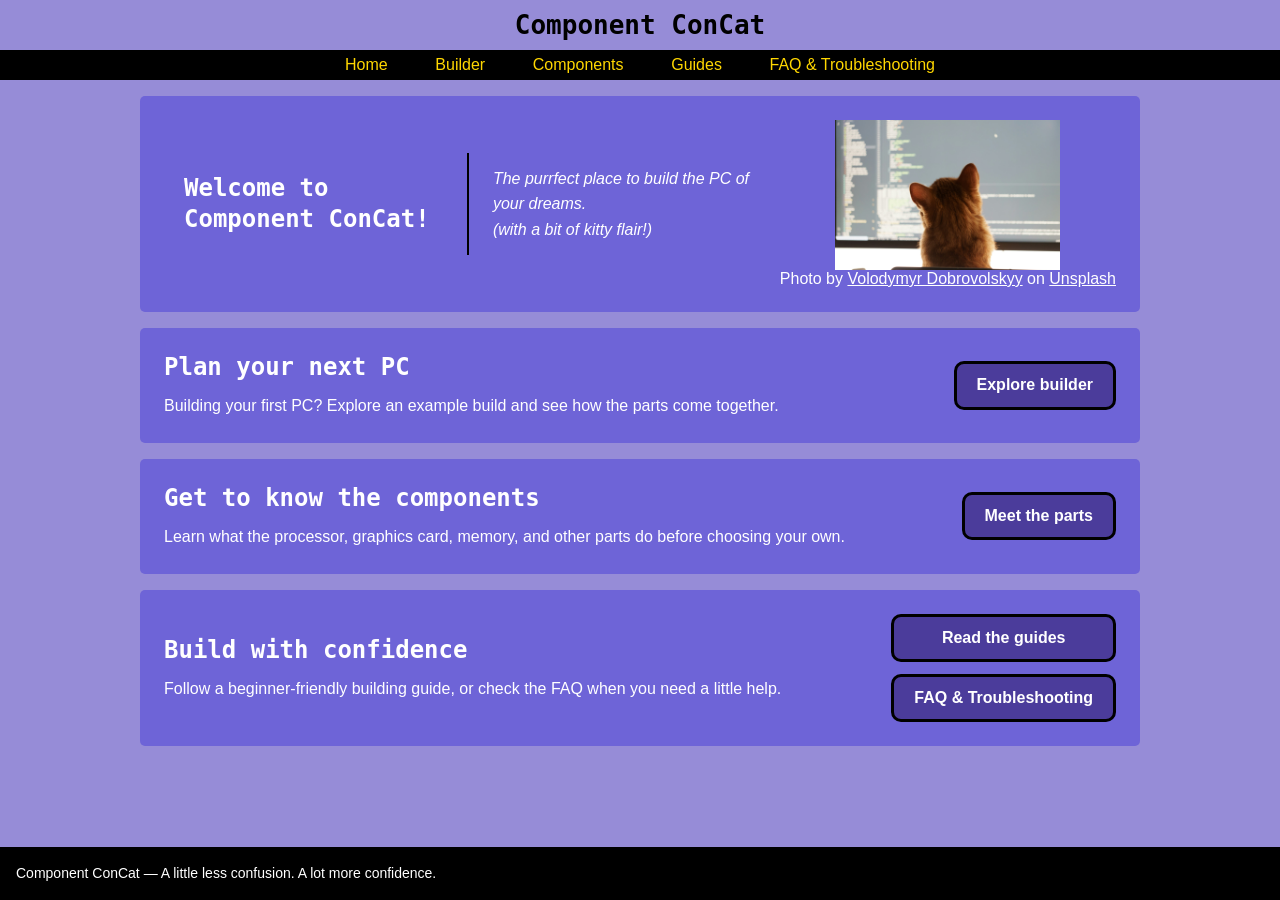
<file: project/index.html>
<!DOCTYPE html>
<html lang="en">
<head>
    <meta charset="UTF-8">
    <meta name="viewport" content="width=device-width, initial-scale=1.0">
    <title>Component ConCat</title>
    <link rel="stylesheet" href="css/univ_style.css">
    <link rel="stylesheet" href="css/index_style.css">
</head>
<body>
    <!-- The same header and navigation are used throughout the site. -->
    <header>
        <h1>Component ConCat</h1>
    </header>
    <nav>
        <ul>
            <li><a href="index.html">Home</a></li>
            <li><a href="builder.html">Builder</a></li>
            <li><a href="components.html">Components</a></li>
            <li><a href="guides.html">Guides</a></li>
            <li><a href="faq_&_troubleshooting.html">FAQ & Troubleshooting</a></li>
        </ul>
    </nav>

    <main>
        <!-- Welcome panel: heading, introduction, and cat illustration. -->
        <section class="panel" id="intro">
            <h2>Welcome to Component ConCat!</h2>
            <p>The purrfect place to build the PC of your dreams. <br>(with a bit of kitty flair!)</p>
            <figure>
                <img src="images/volodymyr-dobrovolskyy-KrYbarbAx5s-unsplash.jpg" alt="Cat in front of a computer monitor" height="150">

                <figcaption>
                    Photo by <a href="https://unsplash.com/@vladimir_d?utm_source=unsplash&utm_medium=referral&utm_content=creditCopyText">Volodymyr Dobrovolskyy</a> on 
                    <a href="https://unsplash.com/photos/a-cat-sitting-in-front-of-a-computer-monitor-KrYbarbAx5s?utm_source=unsplash&utm_medium=referral&utm_content=creditCopyText">Unsplash</a>
                </figcaption>
            </figure>
        </section>
        <!-- Simple introductions link visitors to the rest of the site. -->
        <section class="panel" id="build_expo">
            <div>
                <h2>Plan your next PC</h2>
                <p>Building your first PC? Explore an example build and see how the parts come together.</p>
            </div>
            <a href="builder.html" class="button-link">Explore builder</a>
        </section>

        <section class="panel" id="components_expo">
            <div>
                <h2>Get to know the components</h2>
                <p>Learn what the processor, graphics card, memory, and other parts do before choosing your own.</p>
            </div>
            <a href="components.html" class="button-link">Meet the parts</a>
        </section>

        <section class="panel" id="guides_expo">
            <div>
                <h2>Build with confidence</h2>
                <p>Follow a beginner-friendly building guide, or check the FAQ when you need a little help.</p>
            </div>
            <div class="page-links">
                <a href="guides.html" class="button-link">Read the guides</a>
                <a href="faq_&_troubleshooting.html" class="button-link">FAQ & Troubleshooting</a>
            </div>
        </section>

    </main>
    <!-- The footer follows the page content, including on small screens. -->
    <footer>
        <p>Component ConCat — A little less confusion. A lot more confidence.</p>
    </footer>

</body>
</html>
</file>
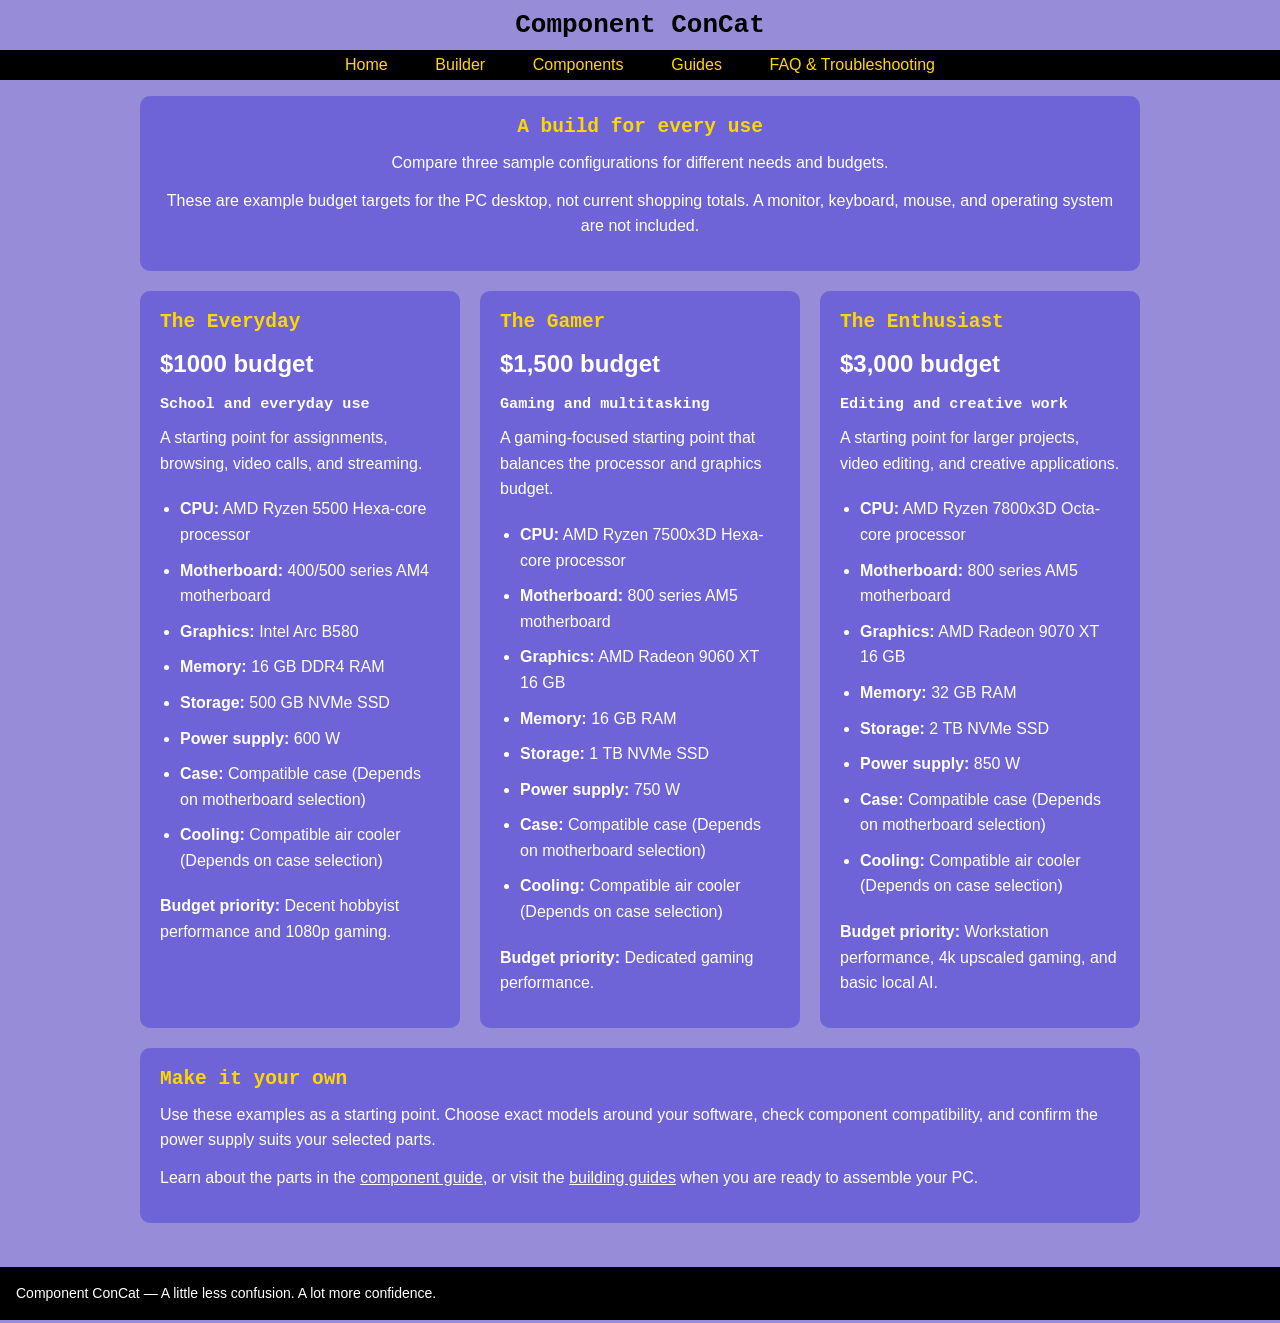
<file: project/builder.html>
<!DOCTYPE html>
<html lang="en">
<head>
    <meta charset="UTF-8">
    <meta name="viewport" content="width=device-width, initial-scale=1.0">
    <title>Sample Builds | Component ConCat</title>
    <link rel="stylesheet" href="css/univ_style.css">
    <link rel="stylesheet" href="css/builder_style.css">
</head>
<body>
    <!-- Shared site header and navigation. -->
    <header>
        <h1>Component ConCat</h1>
    </header>
    <nav>
        <ul>
            <li><a href="index.html">Home</a></li>
            <li><a href="builder.html">Builder</a></li>
            <li><a href="components.html">Components</a></li>
            <li><a href="guides.html">Guides</a></li>
            <li><a href="faq_&_troubleshooting.html">FAQ & Troubleshooting</a></li>
        </ul>
    </nav>

    <main>
        <!-- Three example configurations, rather than a build form. -->
        <section class="panel intro" id="intro">
            <h2>A build for every use</h2>
            <p>Compare three sample configurations for different needs and budgets.</p>
            <p>These are example budget targets for the PC desktop, not current shopping totals. A monitor, keyboard, mouse, and operating system are not included.</p>
        </section>

        <div id="builds">
            <article class="panel build">
                <h2>The Everyday</h2>
                <p class="price">$1000 budget</p>
                <h3>School and everyday use</h3>
                <p>A starting point for assignments, browsing, video calls, and streaming.</p>
                <ul>
                    <li><strong>CPU:</strong> AMD Ryzen 5500 Hexa-core processor</li>
                    <li><strong>Motherboard:</strong> 400/500 series AM4 motherboard</li>
                    <li><strong>Graphics:</strong>  Intel Arc B580</li>
                    <li><strong>Memory:</strong> 16 GB DDR4 RAM</li>
                    <li><strong>Storage:</strong> 500 GB NVMe SSD</li>
                    <li><strong>Power supply:</strong> 600 W</li>
                    <li><strong>Case:</strong> Compatible case (Depends on motherboard selection)</li>
                    <li><strong>Cooling:</strong> Compatible air cooler (Depends on case selection)</li>
                </ul>
                <p><strong>Budget priority:</strong> Decent hobbyist performance and 1080p gaming.</p>
            </article>

            <article class="panel build">
                <h2>The Gamer</h2>
                <p class="price">$1,500 budget</p>
                <h3>Gaming and multitasking</h3>
                <p>A gaming-focused starting point that balances the processor and graphics budget.</p>
                <ul>
                    <li><strong>CPU:</strong> AMD Ryzen 7500x3D Hexa-core processor</li>
                    <li><strong>Motherboard:</strong> 800 series AM5 motherboard</li>
                    <li><strong>Graphics:</strong> AMD Radeon 9060 XT 16 GB</li>
                    <li><strong>Memory:</strong> 16 GB RAM</li>
                    <li><strong>Storage:</strong> 1 TB NVMe SSD</li>
                    <li><strong>Power supply:</strong> 750 W</li>
                    <li><strong>Case:</strong> Compatible case (Depends on motherboard selection)</li>
                    <li><strong>Cooling:</strong> Compatible air cooler (Depends on case selection)</li>
                </ul>
                <p><strong>Budget priority:</strong> Dedicated gaming performance.</p>
            </article>

            <article class="panel build">
                <h2>The Enthusiast</h2>
                <p class="price">$3,000 budget</p>
                <h3>Editing and creative work</h3>
                <p>A starting point for larger projects, video editing, and creative applications.</p>
                <ul>
                    <li><strong>CPU:</strong> AMD Ryzen 7800x3D Octa-core processor</li>
                    <li><strong>Motherboard:</strong> 800 series AM5 motherboard</li>
                    <li><strong>Graphics:</strong> AMD Radeon 9070 XT 16 GB</li>
                    <li><strong>Memory:</strong> 32 GB RAM</li>
                    <li><strong>Storage:</strong> 2 TB NVMe SSD</li>
                    <li><strong>Power supply:</strong> 850 W</li>
                    <li><strong>Case:</strong> Compatible case (Depends on motherboard selection)</li>
                    <li><strong>Cooling:</strong> Compatible air cooler (Depends on case selection)</li>
                </ul>
                <p><strong>Budget priority:</strong> Workstation performance, 4k upscaled gaming, and basic local AI.</p>
            </article>
        </div>

        <!-- Link the examples to the site's learning pages. -->
        <section class="panel" id="next_steps">
            <h2>Make it your own</h2>
            <p>Use these examples as a starting point. Choose exact models around your software, check component compatibility, and confirm the power supply suits your selected parts.</p>
            <p>Learn about the parts in the <a href="components.html">component guide</a>, or visit the <a href="guides.html">building guides</a> when you are ready to assemble your PC.</p>
        </section>
    </main>

    <footer>
        <p>Component ConCat — A little less confusion. A lot more confidence.</p>
    </footer>
</body>
</html>
</file>
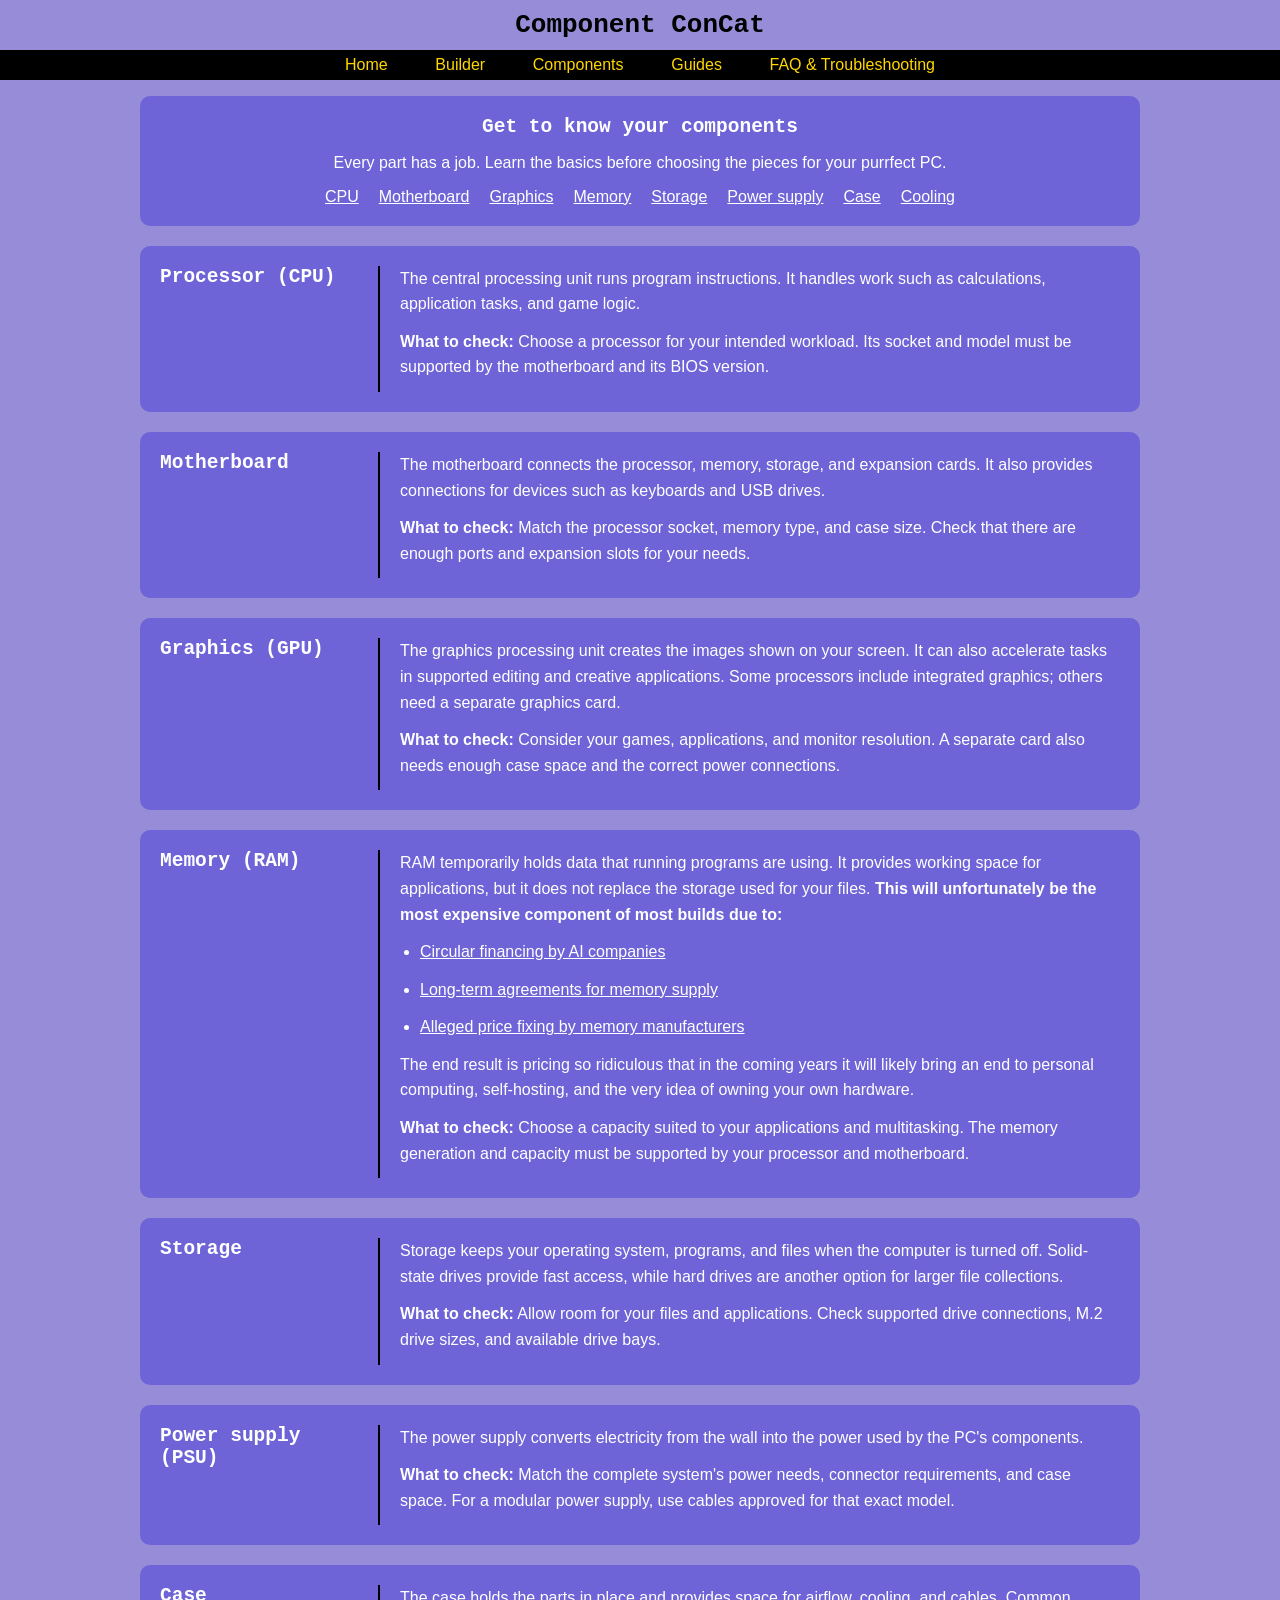
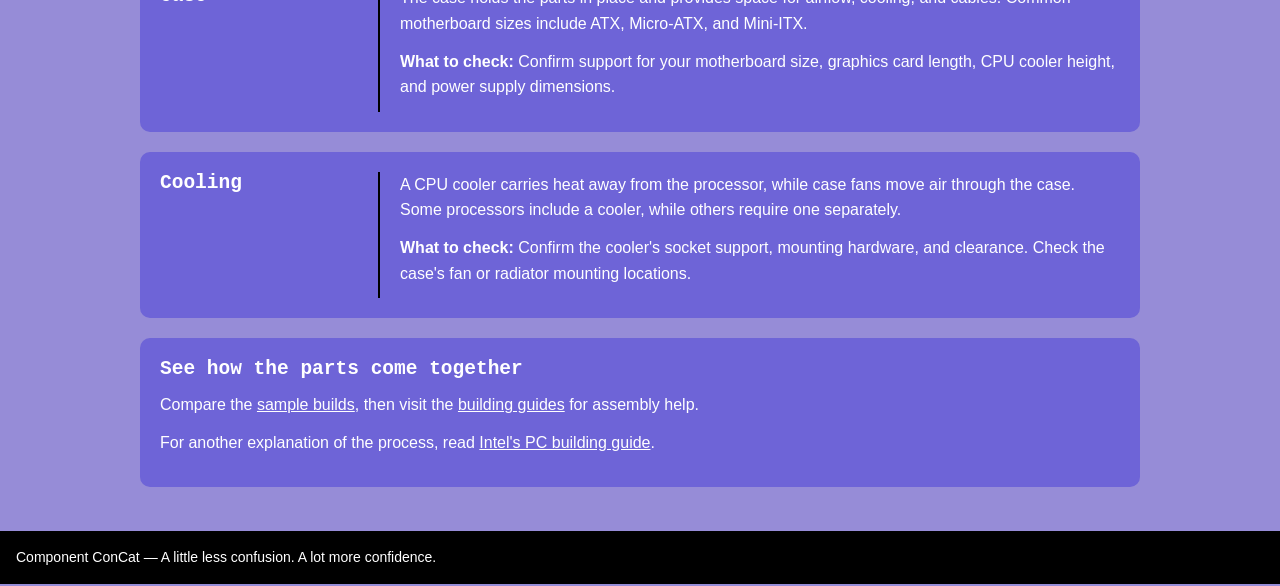
<file: project/components.html>
<!DOCTYPE html>
<html lang="en">
<head>
    <meta charset="UTF-8">
    <meta name="viewport" content="width=device-width, initial-scale=1.0">
    <title>Components | Component ConCat</title>
    <link rel="stylesheet" href="css/univ_style.css">
    <link rel="stylesheet" href="css/components_style.css">
</head>
<body>
    <!-- Shared site header and navigation. -->
    <header>
        <h1>Component ConCat</h1>
    </header>
    <nav>
        <ul>
            <li><a href="index.html">Home</a></li>
            <li><a href="builder.html">Builder</a></li>
            <li><a href="components.html">Components</a></li>
            <li><a href="guides.html">Guides</a></li>
            <li><a href="faq_&_troubleshooting.html">FAQ & Troubleshooting</a></li>
        </ul>
    </nav>

    <main>
        <!-- Links let readers jump directly to a component. -->
        <section class="panel intro" id="intro">
            <h2>Get to know your components</h2>
            <p>Every part has a job. Learn the basics before choosing the pieces for your purrfect PC.</p>
            <div class="topic-links" id="part_links">
                <a href="#cpu">CPU</a>
                <a href="#motherboard">Motherboard</a>
                <a href="#gpu">Graphics</a>
                <a href="#ram">Memory</a>
                <a href="#storage">Storage</a>
                <a href="#psu">Power supply</a>
                <a href="#case">Case</a>
                <a href="#cooling">Cooling</a>
            </div>
        </section>

        <!-- Each component has an explanation and buying consideration. -->
        <section class="panel component" id="cpu">
            <h2>Processor (CPU)</h2>
            <div>
                <p>The central processing unit runs program instructions. It handles work such as calculations, application tasks, and game logic.</p>
                <p><strong>What to check:</strong> Choose a processor for your intended workload. Its socket and model must be supported by the motherboard and its BIOS version.</p>
            </div>
        </section>

        <section class="panel component" id="motherboard">
            <h2>Motherboard</h2>
            <div>
                <p>The motherboard connects the processor, memory, storage, and expansion cards. It also provides connections for devices such as keyboards and USB drives.</p>
                <p><strong>What to check:</strong> Match the processor socket, memory type, and case size. Check that there are enough ports and expansion slots for your needs.</p>
            </div>
        </section>

        <section class="panel component" id="gpu">
            <h2>Graphics (GPU)</h2>
            <div>
                <p>The graphics processing unit creates the images shown on your screen. It can also accelerate tasks in supported editing and creative applications. Some processors include integrated graphics; others need a separate graphics card.</p>
                <p><strong>What to check:</strong> Consider your games, applications, and monitor resolution. A separate card also needs enough case space and the correct power connections.</p>
            </div>
        </section>

        <section class="panel component" id="ram">
            <h2>Memory (RAM)</h2>
            <div>
                <p>RAM temporarily holds data that running programs are using. It provides working space for applications, but it does not replace the storage used for your files. <span id="thanks_jenson">This will unfortunately be the most expensive component of most builds due to:</span></p>
                <ul>
                    <li><a href="https://www.bloomberg.com/graphics/2026-ai-circular-deals/">Circular financing by AI companies</a></li>
                    <li><a href="https://medium.com/@noahbean3396/nvidia-locked-in-its-memory-supply-through-2030-with-sk-hynix-heres-what-that-means-for-ai-37ec7bed421e">Long-term agreements for memory supply</a></li>
                    <li><a href="https://moginlawllp.com/dram-antitrust-suit-ai-memory-supply-restrictions/">Alleged price fixing by memory manufacturers</a></li>
                </ul>
                <p>The end result is pricing so ridiculous that in the coming years it will likely bring an end to personal computing, self-hosting, and the very idea of owning your own hardware.</p>
                <p><strong>What to check:</strong> Choose a capacity suited to your applications and multitasking. The memory generation and capacity must be supported by your processor and motherboard.</p>
            </div>
        </section>

        <section class="panel component" id="storage">
            <h2>Storage</h2>
            <div>
                <p>Storage keeps your operating system, programs, and files when the computer is turned off. Solid-state drives provide fast access, while hard drives are another option for larger file collections.</p>
                <p><strong>What to check:</strong> Allow room for your files and applications. Check supported drive connections, M.2 drive sizes, and available drive bays.</p>
            </div>
        </section>

        <section class="panel component" id="psu">
            <h2>Power supply (PSU)</h2>
            <div>
                <p>The power supply converts electricity from the wall into the power used by the PC's components.</p>
                <p><strong>What to check:</strong> Match the complete system's power needs, connector requirements, and case space. For a modular power supply, use cables approved for that exact model.</p>
            </div>
        </section>

        <section class="panel component" id="case">
            <h2>Case</h2>
            <div>
                <p>The case holds the parts in place and provides space for airflow, cooling, and cables. Common motherboard sizes include ATX, Micro-ATX, and Mini-ITX.</p>
                <p><strong>What to check:</strong> Confirm support for your motherboard size, graphics card length, CPU cooler height, and power supply dimensions.</p>
            </div>
        </section>

        <section class="panel component" id="cooling">
            <h2>Cooling</h2>
            <div>
                <p>A CPU cooler carries heat away from the processor, while case fans move air through the case. Some processors include a cooler, while others require one separately.</p>
                <p><strong>What to check:</strong> Confirm the cooler's socket support, mounting hardware, and clearance. Check the case's fan or radiator mounting locations.</p>
            </div>
        </section>

        <section class="panel" id="next_steps">
            <h2>See how the parts come together</h2>
            <p>Compare the <a href="builder.html">sample builds</a>, then visit the <a href="guides.html">building guides</a> for assembly help.</p>
            <p>For another explanation of the process, read <a href="https://www.intel.com/content/www/us/en/gaming/resources/how-to-build-a-gaming-pc.html">Intel's PC building guide</a>.</p>
        </section>
    </main>

    <footer>
        <p>Component ConCat — A little less confusion. A lot more confidence.</p>
    </footer>
</body>
</html>
</file>
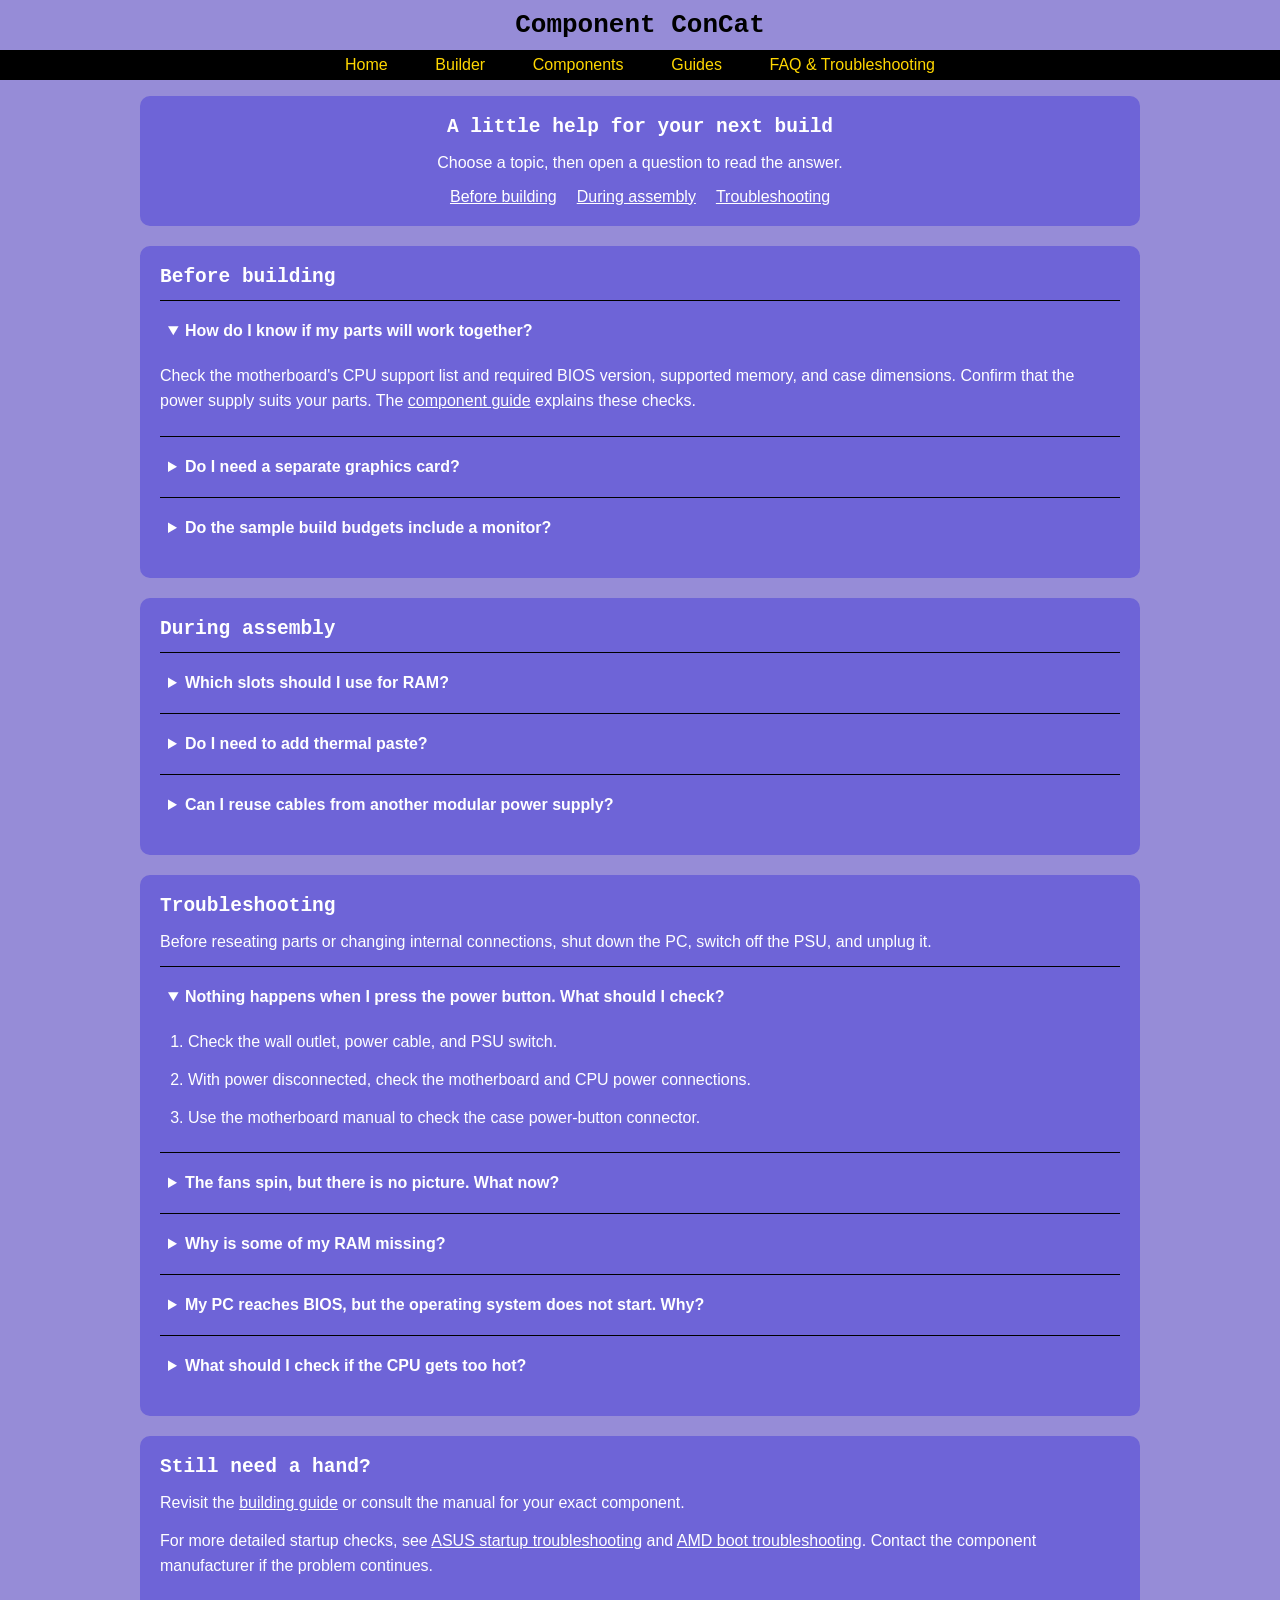
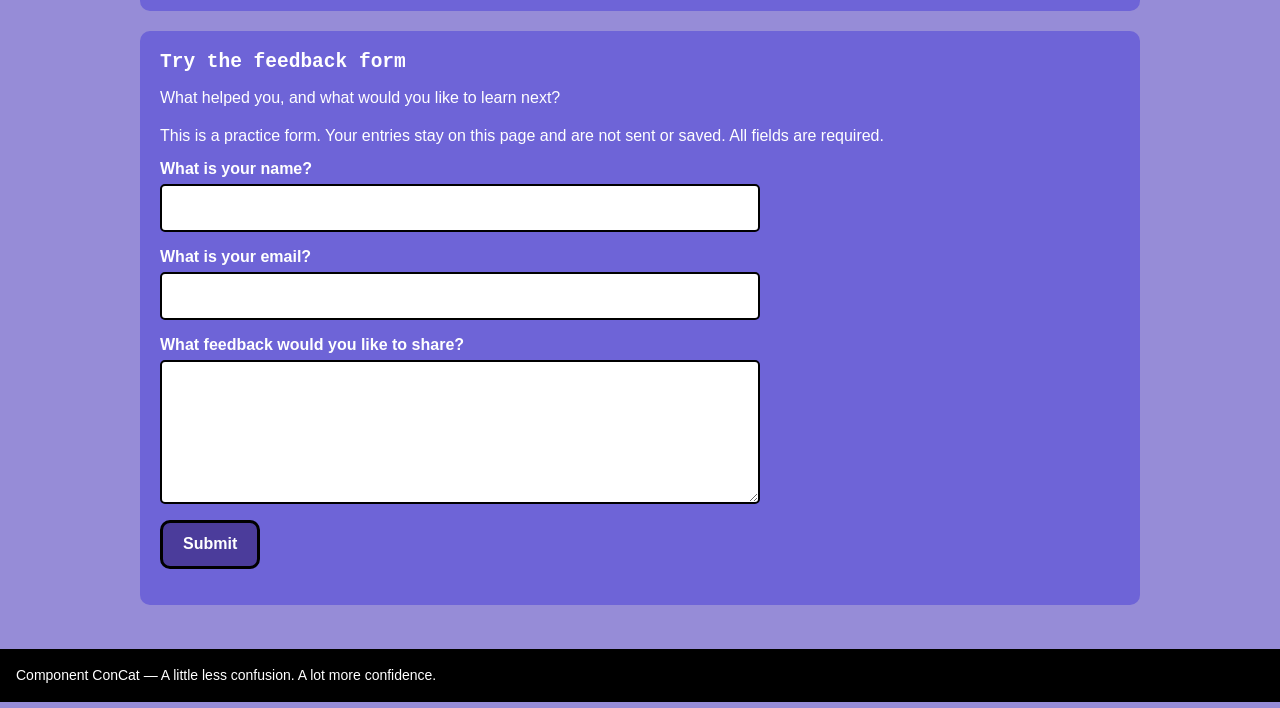
<file: project/faq_&_troubleshooting.html>
<!DOCTYPE html>
<html lang="en">
<head>
    <meta charset="UTF-8">
    <meta name="viewport" content="width=device-width, initial-scale=1.0">
    <title>FAQ & Troubleshooting | Component ConCat</title>
    <link rel="stylesheet" href="css/univ_style.css">
    <link rel="stylesheet" href="css/faq_&_troubleshooting_style.css">
</head>
<body>
    <!-- Shared site header and navigation. -->
    <header>
        <h1>Component ConCat</h1>
    </header>
    <nav>
        <ul>
            <li><a href="index.html">Home</a></li>
            <li><a href="builder.html">Builder</a></li>
            <li><a href="components.html">Components</a></li>
            <li><a href="guides.html">Guides</a></li>
            <li><a href="faq_&_troubleshooting.html">FAQ & Troubleshooting</a></li>
        </ul>
    </nav>

    <main>
        <!-- Topic links jump to each group of questions. -->
        <section class="panel intro" id="intro">
            <h2>A little help for your next build</h2>
            <p>Choose a topic, then open a question to read the answer.</p>
            <div class="topic-links" id="topics">
                <a href="#before_building">Before building</a>
                <a href="#assembly">During assembly</a>
                <a href="#troubleshooting">Troubleshooting</a>
            </div>
        </section>

        <!-- Native details elements expand without JavaScript. -->
        <section class="panel" id="before_building">
            <h2>Before building</h2>
            <details open>
                <summary>How do I know if my parts will work together?</summary>
                <p>Check the motherboard's CPU support list and required BIOS version, supported memory, and case dimensions. Confirm that the power supply suits your parts. The <a href="components.html">component guide</a> explains these checks.</p>
            </details>
            <details>
                <summary>Do I need a separate graphics card?</summary>
                <p>A processor with integrated graphics can handle many everyday tasks without a separate card. Check the processor's specifications and your software's requirements. Motherboard display ports alone do not guarantee integrated graphics support.</p>
            </details>
            <details>
                <summary>Do the sample build budgets include a monitor?</summary>
                <p>No. The <a href="builder.html">sample builds</a> cover the PC tower only. Budget separately for a monitor, keyboard, mouse, and any operating system license you need. The amounts are example targets, not live shopping totals.</p>
            </details>
        </section>

        <section class="panel" id="assembly">
            <h2>During assembly</h2>
            <details>
                <summary>Which slots should I use for RAM?</summary>
                <p>Follow the recommended memory configuration in your motherboard manual. Slot choices depend on the board and the number of modules, so do not assume that any two slots are equivalent.</p>
            </details>
            <details>
                <summary>Do I need to add thermal paste?</summary>
                <p>Check whether the cooler already has paste applied. If it does, additional paste is usually unnecessary. Otherwise, apply paste as directed by the cooler manufacturer before fitting the cooler.</p>
            </details>
            <details>
                <summary>Can I reuse cables from another modular power supply?</summary>
                <p>Only use cables approved for your exact PSU model. Modular cables are not universally interchangeable, even when the plugs appear to fit. Check with the manufacturer if you are unsure.</p>
            </details>
        </section>

        <section class="panel" id="troubleshooting">
            <h2>Troubleshooting</h2>
            <p>Before reseating parts or changing internal connections, shut down the PC, switch off the PSU, and unplug it.</p>
            <details open>
                <summary>Nothing happens when I press the power button. What should I check?</summary>
                <ol>
                    <li>Check the wall outlet, power cable, and PSU switch.</li>
                    <li>With power disconnected, check the motherboard and CPU power connections.</li>
                    <li>Use the motherboard manual to check the case power-button connector.</li>
                </ol>
            </details>
            <details>
                <summary>The fans spin, but there is no picture. What now?</summary>
                <p>Check monitor power, the selected input, and the display cable. Connect to the graphics card if one is installed. Motherboard video output requires supported integrated graphics. Consult the manual for any diagnostic lights or beep codes.</p>
            </details>
            <details>
                <summary>Why is some of my RAM missing?</summary>
                <p>Check the detected capacity in BIOS/UEFI. With power disconnected, reseat the modules and verify their slots. Try one module at a time in the manual's recommended slot, and confirm the memory is supported.</p>
            </details>
            <details>
                <summary>My PC reaches BIOS, but the operating system does not start. Why?</summary>
                <p>A new drive may need an operating system installed. If one is already installed, check that the drive is detected and the correct boot entry is selected. For SATA drives, check data and power connections with the PC unplugged.</p>
            </details>
            <details>
                <summary>What should I check if the CPU gets too hot?</summary>
                <p>Compare temperatures with the CPU manufacturer's limits. Check fan operation and airflow. If temperatures rise rapidly toward the limit, shut down. With power disconnected, review cooler mounting, protective-film removal, and thermal paste using the cooler's instructions.</p>
            </details>
        </section>

        <section class="panel" id="more_help">
            <h2>Still need a hand?</h2>
            <p>Revisit the <a href="guides.html">building guide</a> or consult the manual for your exact component.</p>
            <p>For more detailed startup checks, see <a href="https://rog.asus.com/support/faq/1042632/">ASUS startup troubleshooting</a> and <a href="https://www.amd.com/en/resources/support-articles/faqs/PIBRMATS1.html">AMD boot troubleshooting</a>. Contact the component manufacturer if the problem continues.</p>
        </section>

        <!-- Simple form with labels, inputs, a button, and a response paragraph. -->
        <section class="panel" id="feedback">
            <h2>Try the feedback form</h2>
            <p>What helped you, and what would you like to learn next?</p>
            <p>This is a practice form. Your entries stay on this page and are not sent or saved. All fields are required.</p>
            <form action="#" id="feedback_form">
                <label for="name">What is your name?</label>
                <input type="text" id="name" required>

                <label for="email">What is your email?</label>
                <input type="email" id="email" required>

                <label for="message">What feedback would you like to share?</label>
                <textarea id="message" rows="5" required></textarea>

                <button id="name_button" type="submit">Submit</button>
            </form>
            <p id="greeting"></p>
        </section>
    </main>

    <footer>
        <p>Component ConCat — A little less confusion. A lot more confidence.</p>
    </footer>

    <!-- Show a greeting after the browser checks the required fields. -->
    <script>
        document.getElementById("feedback_form").addEventListener("submit", function(event) {
            event.preventDefault();
            const name = document.getElementById("name");
            document.getElementById("greeting").textContent =
                "Thank you, " + name.value + "! Your entries passed validation.";
        });
    </script>
</body>
</html>
</file>
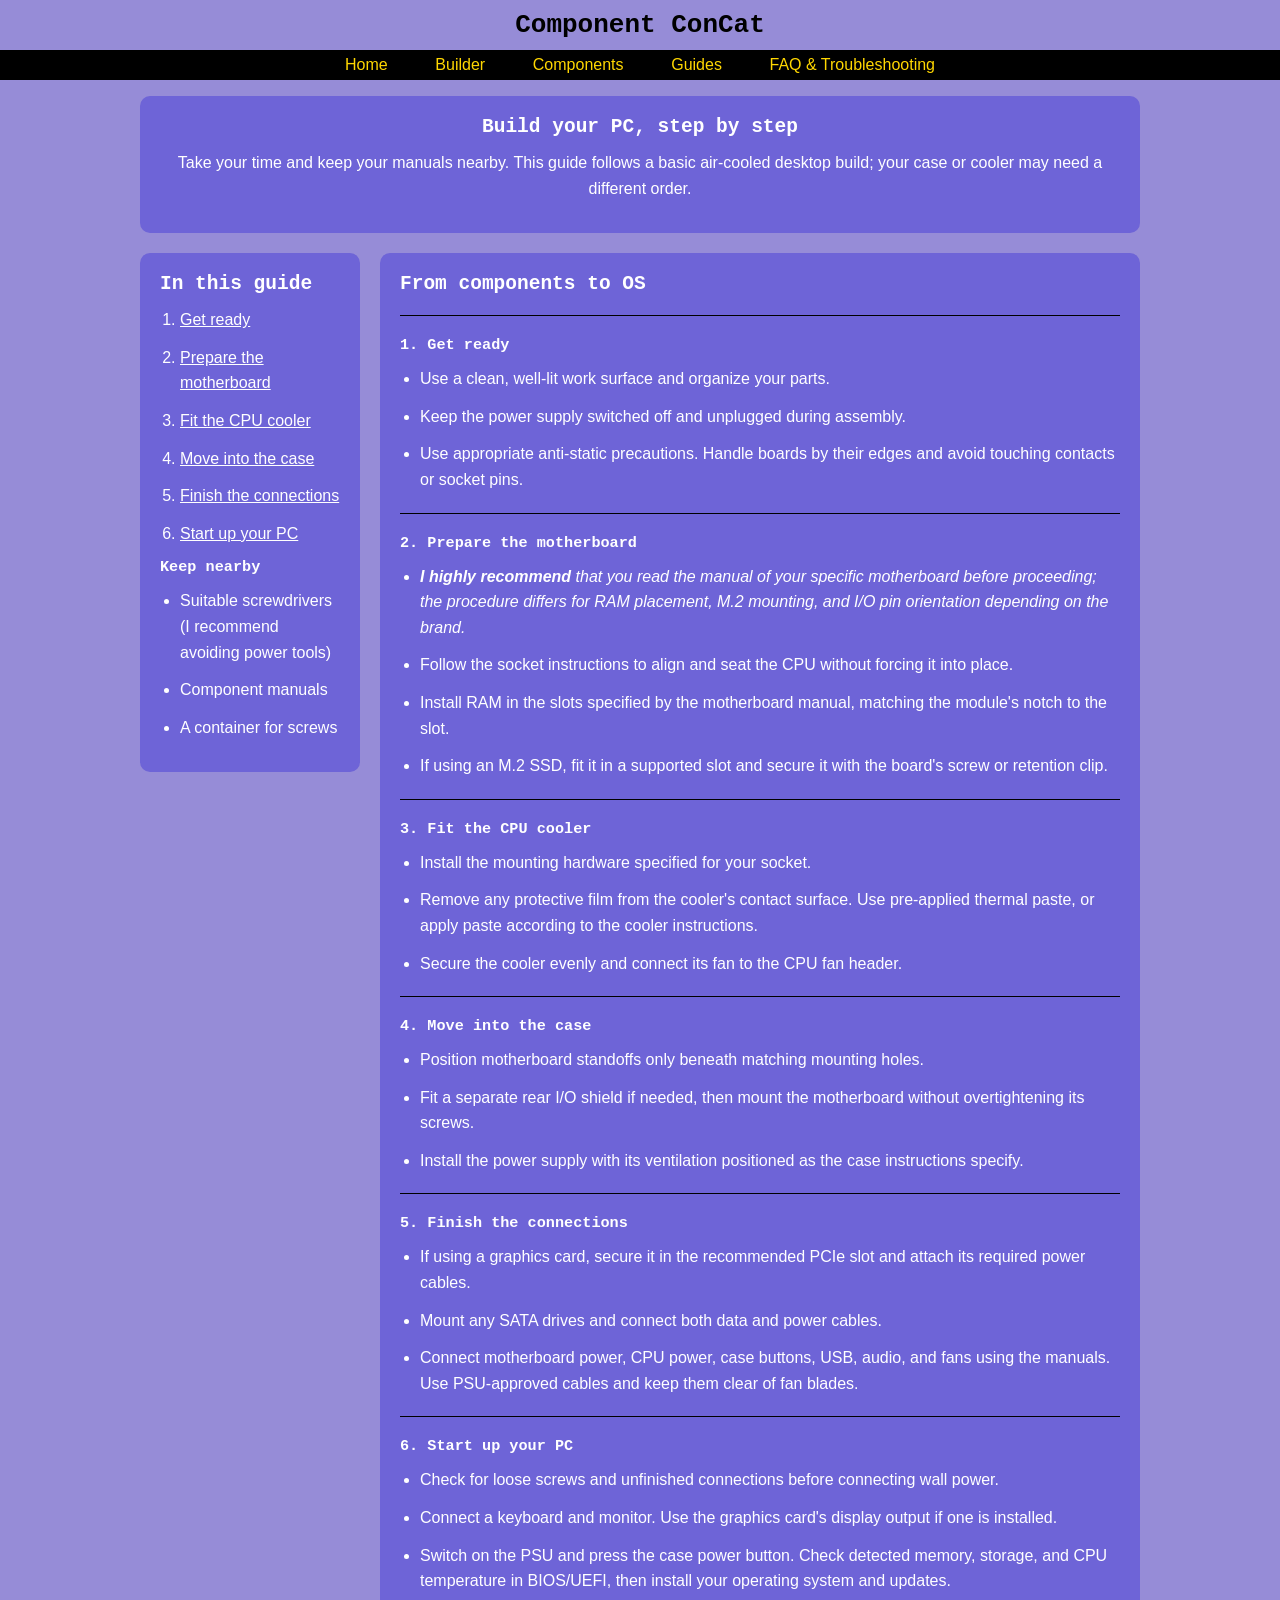
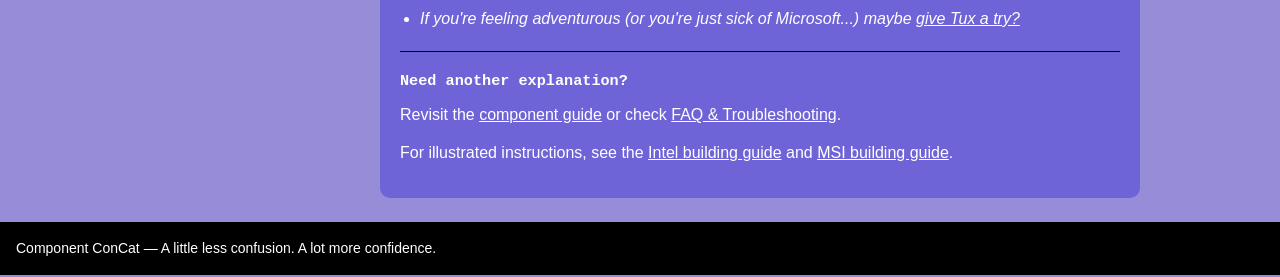
<file: project/guides.html>
<!DOCTYPE html>
<html lang="en">
<head>
    <meta charset="UTF-8">
    <meta name="viewport" content="width=device-width, initial-scale=1.0">
    <title>Building Guides | Component ConCat</title>
    <link rel="stylesheet" href="css/univ_style.css">
    <link rel="stylesheet" href="css/guides_style.css">
</head>
<body>
    <!-- Shared site header and navigation. -->
    <header>
        <h1>Component ConCat</h1>
    </header>
    <nav>
        <ul>
            <li><a href="index.html">Home</a></li>
            <li><a href="builder.html">Builder</a></li>
            <li><a href="components.html">Components</a></li>
            <li><a href="guides.html">Guides</a></li>
            <li><a href="faq_&_troubleshooting.html">FAQ & Troubleshooting</a></li>
        </ul>
    </nav>

    <main>
        <section class="panel intro" id="intro">
            <h2>Build your PC, step by step</h2>
            <p>Take your time and keep your manuals nearby. This guide follows a basic air-cooled desktop build; your case or cooler may need a different order.</p>
        </section>

        <!-- A contents list sits beside the guide on larger screens. -->
        <div id="guide_layout">
            <aside class="panel" id="contents">
                <h2>In this guide</h2>
                <ol>
                    <li><a href="#preparation">Get ready</a></li>
                    <li><a href="#motherboard">Prepare the motherboard</a></li>
                    <li><a href="#cooler">Fit the CPU cooler</a></li>
                    <li><a href="#case">Move into the case</a></li>
                    <li><a href="#connections">Finish the connections</a></li>
                    <li><a href="#startup">Start up your PC</a></li>
                </ol>
                <h3>Keep nearby</h3>
                <ul>
                    <li>Suitable screwdrivers (I recommend avoiding power tools)</li>
                    <li>Component manuals</li>
                    <li>A container for screws</li>
                </ul>
            </aside>

            <!-- Each stage has a heading and a short list of actions. -->
            <article class="panel" id="building_guide">
                <h2>From components to OS</h2>

                <section class="guide_step" id="preparation">
                    <h3>1. Get ready</h3>
                    <ul>
                        <li>Use a clean, well-lit work surface and organize your parts.</li>
                        <li>Keep the power supply switched off and unplugged during assembly.</li>
                        <li>Use appropriate anti-static precautions. Handle boards by their edges and avoid touching contacts or socket pins.</li>
                    </ul>
                </section>

                <section class="guide_step" id="motherboard">
                    <h3>2. Prepare the motherboard</h3>
                    <ul>
                        <li class="note"><strong>I highly recommend</strong> that you read the manual of your specific motherboard before proceeding; the procedure differs for RAM placement, M.2 mounting, and I/O pin orientation depending on the brand.</li>
                        <li>Follow the socket instructions to align and seat the CPU without forcing it into place.</li>
                        <li>Install RAM in the slots specified by the motherboard manual, matching the module's notch to the slot.</li>
                        <li>If using an M.2 SSD, fit it in a supported slot and secure it with the board's screw or retention clip.</li>
                    </ul>
                </section>

                <section class="guide_step" id="cooler">
                    <h3>3. Fit the CPU cooler</h3>
                    <ul>
                        <li>Install the mounting hardware specified for your socket.</li>
                        <li>Remove any protective film from the cooler's contact surface. Use pre-applied thermal paste, or apply paste according to the cooler instructions.</li>
                        <li>Secure the cooler evenly and connect its fan to the CPU fan header.</li>
                    </ul>
                </section>

                <section class="guide_step" id="case">
                    <h3>4. Move into the case</h3>
                    <ul>
                        <li>Position motherboard standoffs only beneath matching mounting holes.</li>
                        <li>Fit a separate rear I/O shield if needed, then mount the motherboard without overtightening its screws.</li>
                        <li>Install the power supply with its ventilation positioned as the case instructions specify.</li>
                    </ul>
                </section>

                <section class="guide_step" id="connections">
                    <h3>5. Finish the connections</h3>
                    <ul>
                        <li>If using a graphics card, secure it in the recommended PCIe slot and attach its required power cables.</li>
                        <li>Mount any SATA drives and connect both data and power cables.</li>
                        <li>Connect motherboard power, CPU power, case buttons, USB, audio, and fans using the manuals. Use PSU-approved cables and keep them clear of fan blades.</li>
                    </ul>
                </section>

                <section class="guide_step" id="startup">
                    <h3>6. Start up your PC</h3>
                    <ul>
                        <li>Check for loose screws and unfinished connections before connecting wall power.</li>
                        <li>Connect a keyboard and monitor. Use the graphics card's display output if one is installed.</li>
                        <li>Switch on the PSU and press the case power button. Check detected memory, storage, and CPU temperature in BIOS/UEFI, then install your operating system and updates.</li>
                        <li class="note">If you're feeling adventurous (or you're just sick of Microsoft...) maybe <a href="https://linuxblog.io/best-linux-distro/">give Tux a try?</a></li>
                    </ul>
                </section>

                <section class="guide_step" id="more_help">
                    <h3>Need another explanation?</h3>
                    <p>Revisit the <a href="components.html">component guide</a> or check <a href="faq_&_troubleshooting.html">FAQ & Troubleshooting</a>.</p>
                    <p>For illustrated instructions, see the <a href="https://www.intel.com/content/www/us/en/gaming/resources/how-to-build-a-gaming-pc.html">Intel building guide</a> and <a href="https://us.msi.com/Landing/how-to-build-a-pc">MSI building guide</a>.</p>
                </section>
            </article>
        </div>
    </main>

    <footer>
        <p>Component ConCat — A little less confusion. A lot more confidence.</p>
    </footer>
</body>
</html>
</file>
<file: project/css/univ_style.css>
/* Shared layout, typography, colors, navigation, and controls for every page. */
* {
    margin: 0;
    padding: 0;
    box-sizing: border-box;
}

body {
    display: flex;
    background-color: rgb(150, 140, 215);
    color: white;
    align-items: center;
    flex-direction: column;
    font-family: 'Trebuchet MS', 'Lucida Sans Unicode', 'Lucida Grande', 'Lucida Sans', Arial, sans-serif;
    min-height: 100vh;
}

h1, h2, h3 {
    font-family: monospace;
}

header h1 {
    padding: 10px;
    text-align: center;
    color: black;
}

nav {
    display: flex;
    width: 100%;
    border-top: solid 1px black;
    border-bottom: solid 1px black;
    position: sticky;
    top: 0;
    z-index: 10;
    justify-content: center;
    background-color: black;
}

nav ul {
    display: flex;
    list-style-type: none;
    justify-content: space-between;
    width: 600px;
    padding: 5px;
    flex-wrap: wrap;
}

nav a {
    color: gold;
    text-decoration: none;
}

nav a:hover, main a:hover {
    text-decoration: underline;
}

main {
    width: 90%;
    max-width: 1000px;
    margin: 16px auto 24px;
}

/* Reusable panels keep padding and colors consistent across all five pages. */
.panel {
    padding: 20px;
    background-color: rgb(110, 100, 215);
    border-radius: 10px;
}

main > .panel {
    margin-bottom: 20px;
}

.intro {
    text-align: center;
}

main h2, main h3 {
    margin-bottom: 12px;
}

main p, main li {
    line-height: 1.6;
    margin-bottom: 12px;
}

main ul, main ol {
    padding-left: 20px;
}

main a {
    color: white;
}

/* Leave room for the sticky navigation when following a topic link. */
main [id] {
    scroll-margin-top: 100px;
}

.topic-links {
    display: flex;
    justify-content: center;
    flex-wrap: wrap;
    gap: 12px 20px;
}

.button-link, button {
    display: inline-block;
    padding: 10px 20px;
    background-color: rgb(75, 60, 155);
    color: white;
    text-decoration: none;
    border-radius: 10px;
    font: inherit;
    font-weight: bold;
    text-align: center;
    border: solid 3px black;
    line-height: 1.4;
    flex-shrink: 0;
    cursor: pointer;
}

.button-link:hover, button:hover {
    background-color: rgb(55, 40, 120);
}

/* Make keyboard focus visible on links, questions, and form controls. */
a:focus-visible, summary:focus-visible, input:focus-visible,
textarea:focus-visible, button:focus-visible {
    outline: 3px solid gold;
    outline-offset: 4px;
}

/* Keep the footer below the content on every page. */
footer {
    position: relative;
    width: 100%;
    margin-top: auto;
    padding: 16px;
    font-size: 0.875rem;
    line-height: 1.5;
    background-color: black;
}

/* Media query: wrap and space the shared navigation on smaller screens. */
@media (max-width: 768px) {
    nav ul {
        width: 100%;
        justify-content: center;
        gap: 10px 20px;
    }

    nav a {
        font-size: 0.9rem;
    }
}
</file>
<file: project/css/index_style.css>
/* Homepage layout. Shared styles are in univ_style.css. */
main > .panel {
    display: flex;
    text-align: left;
    justify-content: space-between;
    align-items: center;
    margin-bottom: 16px;
    padding: 24px;
    border-radius: 5px;
    width: 100%;
    gap: 24px;
}

main h2 {
    margin-bottom: 10px;
    font-size: 1.5rem;
    line-height: 1.3;
}

main p {
    margin-bottom: 0;
}

/* Keep the welcome panel's divider and image on the right. */
#intro h2 {
    flex: 1;
    margin-bottom: 0;
    border-right: solid 2px black;
    padding: 20px;
}

#intro p {
    flex: 1;
    font-style: italic;
}

#intro figure {
    display: flex;
    align-items: center;
    flex-direction: column;
}

#intro figure img {
    display: block;
    width: auto;
    height: 150px;
    max-width: 100%;
    object-fit: contain;
    flex-shrink: 0;
}

.page-links {
    display: flex;
    flex-direction: column;
    gap: 12px;
}

/* Media query: stack panels and move the divider on smaller screens. */
@media (max-width: 768px) {
    main > .panel {
        flex-direction: column;
        gap: 18px;
        padding: 20px;
    }

    #intro h2 {
        width: 100%;
        border-right: none;
        border-bottom: solid 2px black;
        padding: 0 0 18px;
    }

    .page-links {
        width: 100%;
        align-items: center;
    }

    .button-link {
        max-width: 100%;
    }
}
</file>
<file: project/css/builder_style.css>
/* Builder layout. Shared styles are in univ_style.css. */
main h2 {
    color: gold;
}

#builds {
    display: flex;
    gap: 20px;
    margin-bottom: 20px;
}

.build {
    flex: 1;
}

.price {
    font-size: 1.5rem;
    font-weight: bold;
}

.build ul {
    margin: 20px 0;
}

.build li {
    margin-bottom: 10px;
}

/* Media query: stack the three builds on smaller screens. */
@media (max-width: 768px) {
    #builds {
        flex-direction: column;
    }
}
</file>
<file: project/css/components_style.css>
/* Components layout. Shared styles are in univ_style.css. */
.component {
    display: flex;
    gap: 20px;
}

.component h2 {
    width: 220px;
    flex-shrink: 0;
    padding-right: 20px;
    margin-bottom: 0;
    border-right: solid 2px black;
}

#thanks_jenson {
    font-weight: bold;
}

/* Media query: put component headings above the text on small screens. */
@media (max-width: 768px) {
    .component {
        flex-direction: column;
    }

    .component h2 {
        width: 100%;
        padding-right: 0;
        padding-bottom: 12px;
        border-right: none;
        border-bottom: solid 2px black;
    }
}
</file>
<file: project/css/faq_&_troubleshooting_style.css>
/* FAQ layout and feedback form. Shared styles are in univ_style.css. */
details {
    border-top: solid 1px black;
    padding: 10px 0;
}

summary {
    padding: 8px;
    font-weight: bold;
    line-height: 1.5;
    cursor: pointer;
}

summary:hover {
    text-decoration: underline;
}

details p, details ol {
    margin-top: 12px;
}

details ol {
    padding-left: 28px;
}

form {
    display: flex;
    flex-direction: column;
    max-width: 600px;
}

label {
    font-weight: bold;
    margin-bottom: 6px;
}

input, textarea {
    width: 100%;
    padding: 10px;
    margin-bottom: 16px;
    border: solid 2px black;
    border-radius: 5px;
    font: inherit;
    line-height: 1.5;
    background-color: white;
    color: black;
}

textarea {
    min-height: 120px;
    resize: vertical;
}

button {
    align-self: flex-start;
}

#greeting {
    margin-top: 16px;
}

/* Media query: stack topic links and reduce panel padding on small screens. */
@media (max-width: 768px) {
    .panel {
        padding: 16px;
    }

    #topics {
        flex-direction: column;
        gap: 10px;
    }
}
</file>
<file: project/css/guides_style.css>
/* Guides layout. Shared styles are in univ_style.css. */
#guide_layout {
    display: flex;
    align-items: flex-start;
    gap: 20px;
}

#contents {
    width: 220px;
    flex-shrink: 0;
}

#building_guide {
    flex: 1;
    min-width: 0;
}

.guide_step {
    border-top: solid 1px black;
    padding-top: 20px;
    margin-top: 20px;
}

.note {
    font-style: italic;
}

/* Media query: put the contents above the guide on smaller screens. */
@media (max-width: 768px) {
    #guide_layout {
        flex-direction: column;
    }

    #contents, #building_guide {
        width: 100%;
    }
}
</file>
